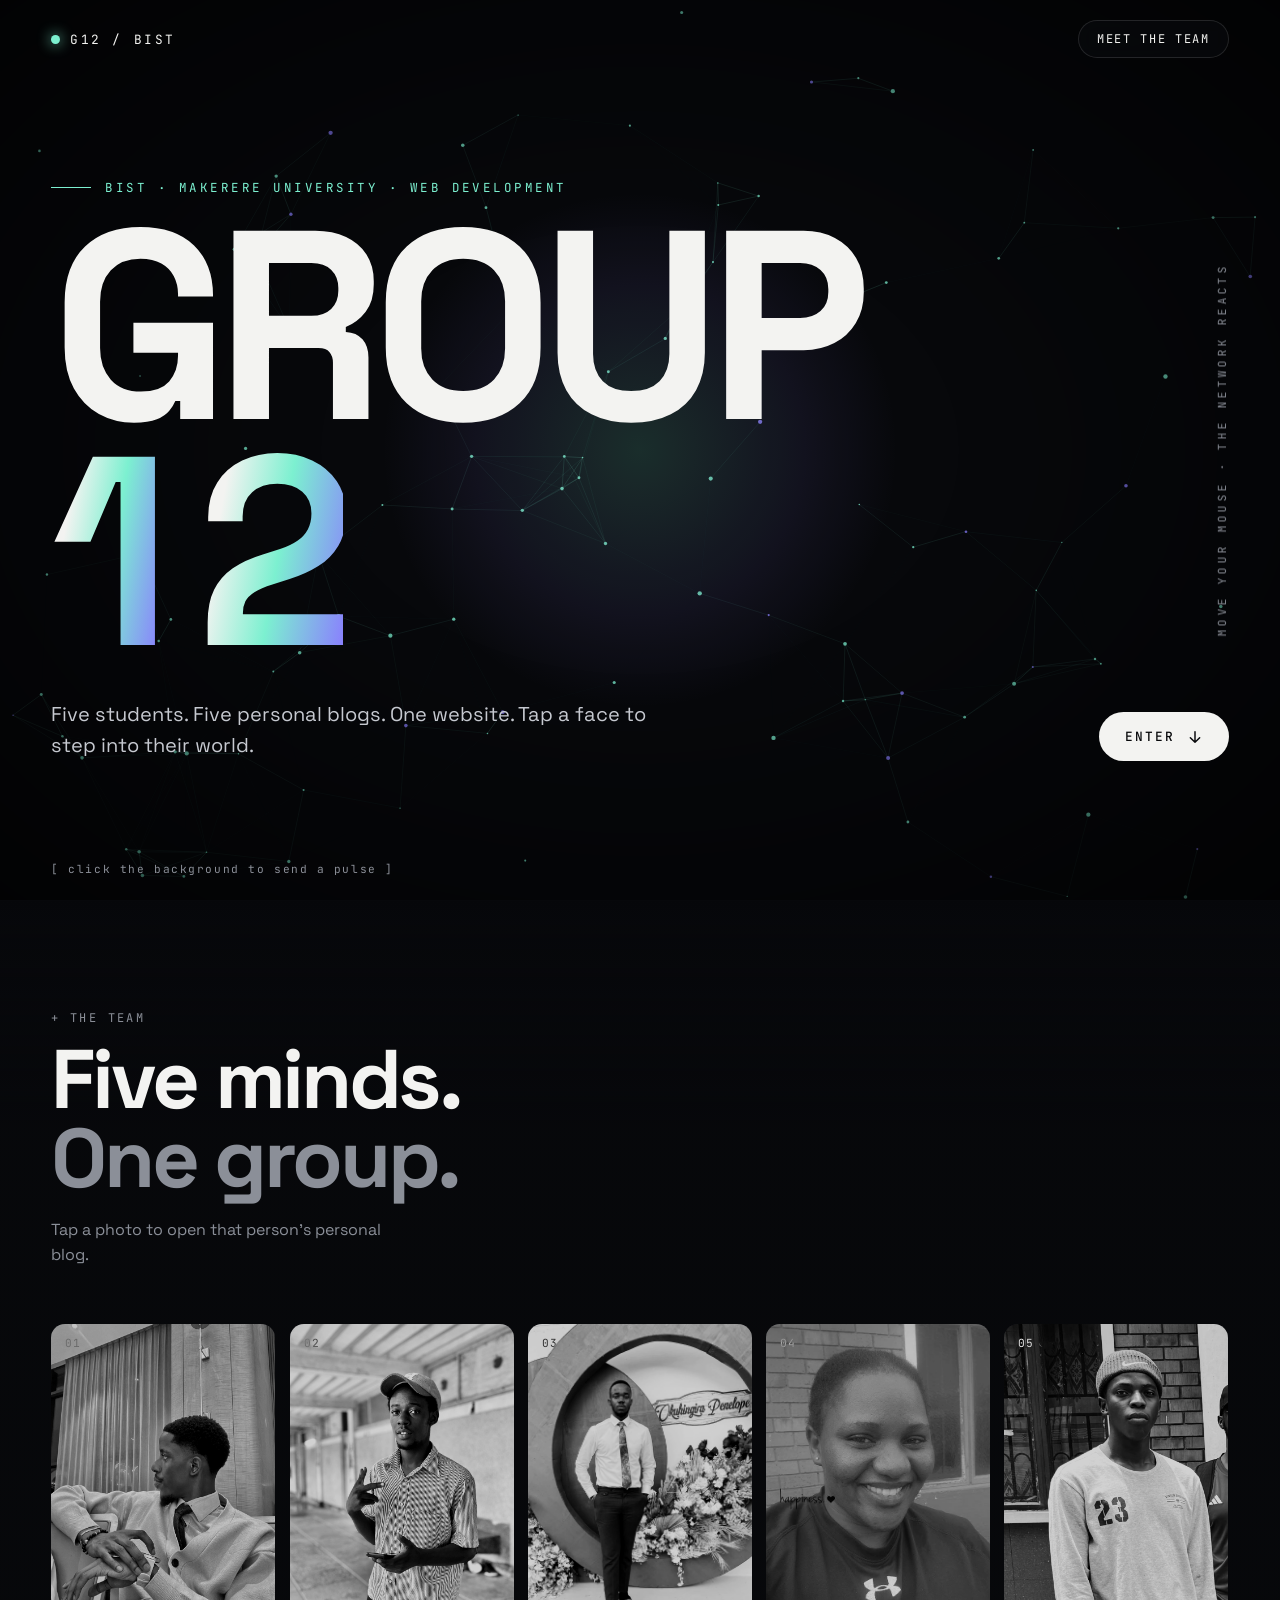
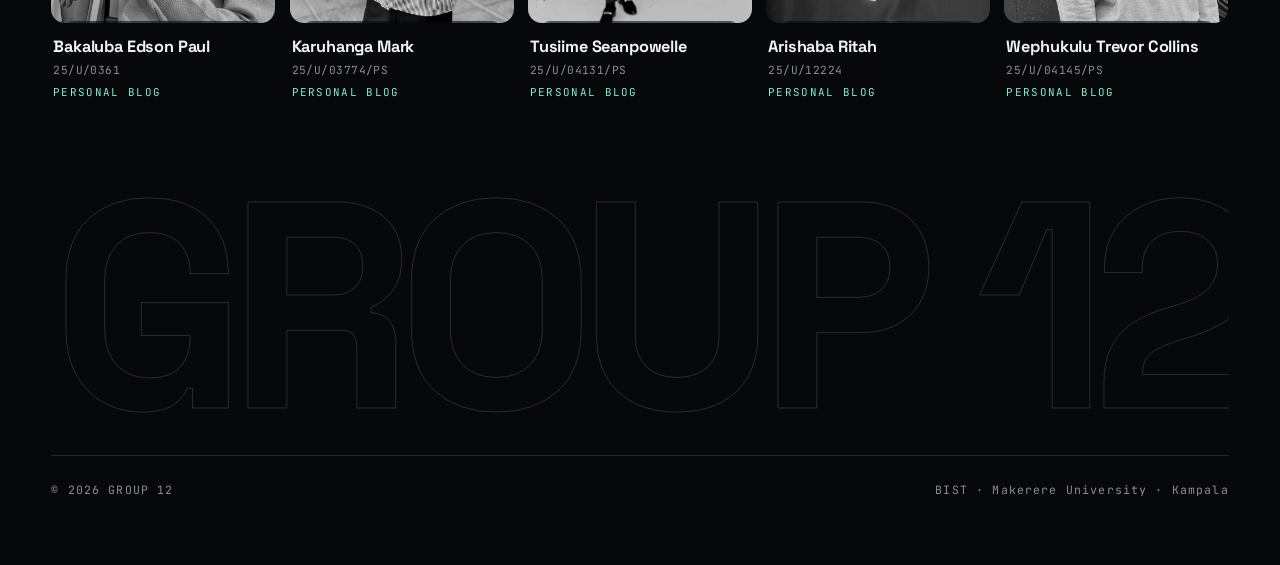
<file: index.html>
<!DOCTYPE html>
<html lang="en">
<head>
<meta charset="UTF-8">
<meta name="viewport" content="width=device-width, initial-scale=1">
<title>GROUP 12 | BIST, Makerere University</title>
<meta name="description" content="Group 12: BIST web development students at Makerere University. Tap a face to open their personal blog.">
<link rel="preconnect" href="https://fonts.googleapis.com">
<link rel="stylesheet" href="https://fonts.googleapis.com/css2?family=Space+Grotesk:wght@400;500;700&family=JetBrains+Mono:wght@400;500&display=swap">
<style>
:root{
  --bg:#07080b; --ink:#f3f3f1; --mute:#8b8f98; --line:rgba(255,255,255,.12);
  --a:#7cf0d0; --b:#8a7cff; --card:#101218;
  --f:"Space Grotesk",system-ui,sans-serif; --m:"JetBrains Mono",ui-monospace,monospace;
}
*{box-sizing:border-box}
html{scroll-behavior:smooth}
body{margin:0;background:var(--bg);color:var(--ink);font-family:var(--f);overflow-x:hidden;-webkit-font-smoothing:antialiased}
a{color:inherit;text-decoration:none}
#bg{position:fixed;inset:0;width:100%;height:100%;z-index:0}
.glow{position:fixed;z-index:1;width:520px;height:520px;border-radius:50%;pointer-events:none;left:0;top:0;
  background:radial-gradient(circle,rgba(124,240,208,.16),rgba(138,124,255,.08) 45%,transparent 70%);transform:translate(-50%,-50%);mix-blend-mode:screen}
.vig{position:fixed;inset:0;z-index:1;pointer-events:none;background:radial-gradient(ellipse at center,transparent 35%,rgba(0,0,0,.65) 100%)}
main,nav{position:relative;z-index:2}

nav{position:fixed;top:0;left:0;right:0;display:flex;justify-content:space-between;align-items:center;padding:20px max(20px,4vw);z-index:10;mix-blend-mode:normal}
nav .logo{font-family:var(--m);font-size:.8rem;letter-spacing:.2em;display:flex;align-items:center;gap:10px}
nav .logo i{width:9px;height:9px;border-radius:50%;background:var(--a);box-shadow:0 0 14px var(--a);animation:pulse 2s infinite}
nav a.go{font-family:var(--m);font-size:.75rem;letter-spacing:.14em;text-transform:uppercase;padding:10px 18px;border:1px solid var(--line);border-radius:999px;backdrop-filter:blur(10px);background:rgba(10,12,16,.5);transition:.25s}
nav a.go:hover{border-color:var(--a);color:var(--a)}
@keyframes pulse{50%{opacity:.35}}

/* hero */
.hero{min-height:100svh;display:flex;flex-direction:column;justify-content:center;padding:110px max(20px,4vw) 70px;position:relative}
.kicker{font-family:var(--m);font-size:.78rem;letter-spacing:.28em;text-transform:uppercase;color:var(--a);display:flex;gap:14px;align-items:center;flex-wrap:wrap}
.kicker::before{content:"";width:40px;height:1px;background:var(--a)}
h1{margin:18px 0 0;font-weight:700;line-height:.84;letter-spacing:-.05em;font-size:clamp(4.4rem,21vw,19rem);text-transform:uppercase;user-select:none}
h1 .row{display:block;overflow:hidden}
h1 .row span{display:inline-block;transform:translateY(105%);animation:rise 1.1s cubic-bezier(.2,.8,.2,1) forwards}
h1 .row:nth-child(2) span{animation-delay:.15s;
  background:linear-gradient(100deg,var(--ink) 20%,var(--a) 55%,var(--b));-webkit-background-clip:text;background-clip:text;color:transparent}
h1 .row:nth-child(2) .ch{margin-right:.14em}
h1 .ch{display:inline-block;transition:transform .35s cubic-bezier(.2,.8,.2,1),color .3s}
h1 .ch:hover{transform:translateY(-.08em) skewX(-6deg)}
@keyframes rise{to{transform:none}}
.sub{display:grid;grid-template-columns:1fr auto;gap:30px;align-items:end;margin-top:34px;max-width:1200px}
.sub p{margin:0;max-width:46ch;color:#c6c9d0;font-size:clamp(1rem,1.6vw,1.25rem);line-height:1.55;opacity:0;animation:fade 1s .9s forwards}
.cta{font-family:var(--m);font-size:.8rem;letter-spacing:.16em;text-transform:uppercase;display:inline-flex;align-items:center;gap:12px;padding:16px 26px;border-radius:999px;background:var(--ink);color:#07080b;font-weight:500;opacity:0;animation:fade 1s 1.1s forwards;transition:.3s}
.cta:hover{background:var(--a);transform:translateY(-2px)}
.cta svg{width:16px;height:16px;animation:bob 1.6s infinite}
@keyframes bob{50%{transform:translateY(4px)}}
@keyframes fade{to{opacity:1}}
.meta{position:absolute;right:max(20px,4vw);top:50%;transform:translateY(-50%) rotate(180deg);writing-mode:vertical-rl;font-family:var(--m);font-size:.7rem;letter-spacing:.3em;color:var(--mute);text-transform:uppercase}
.hint{position:absolute;left:max(20px,4vw);bottom:24px;font-family:var(--m);font-size:.7rem;color:var(--mute);letter-spacing:.14em}

/* team */
.team{padding:110px max(20px,4vw) 60px;position:relative;background:linear-gradient(180deg,transparent,rgba(7,8,11,.85) 18%)}
.team .tag{font-family:var(--m);font-size:.75rem;letter-spacing:.2em;color:var(--mute)}
.team h2{margin:14px 0 0;font-size:clamp(2.2rem,6.5vw,5.5rem);line-height:.95;letter-spacing:-.04em;font-weight:700}
.team h2 span{color:var(--mute)}
.team .lead{max-width:34ch;color:var(--mute);margin:20px 0 0;line-height:1.55}
.cards{display:grid;grid-template-columns:repeat(5,minmax(0,1fr));gap:14px;margin-top:56px;perspective:1200px}
.card{position:relative;display:block;opacity:0;transform:translateY(40px);transition:opacity .8s,transform .8s cubic-bezier(.2,.8,.2,1)}
.card.in{opacity:1;transform:none}
.ph{position:relative;aspect-ratio:3/4;border-radius:14px;overflow:hidden;background:#15171d;transform-style:preserve-3d;transition:transform .25s ease-out,box-shadow .4s;will-change:transform}
.ph img{width:100%;height:100%;object-fit:cover;filter:grayscale(1) contrast(1.05) brightness(.82);transform:scale(1.04);transition:filter .5s,transform .8s cubic-bezier(.2,.8,.2,1)}
.ph::after{content:"";position:absolute;inset:0;background:radial-gradient(circle at var(--mx,50%) var(--my,50%),rgba(124,240,208,.28),transparent 55%);opacity:0;transition:opacity .3s}
.card:hover .ph,.card:focus-visible .ph{box-shadow:0 30px 60px -20px rgba(124,240,208,.35),0 0 0 1px rgba(124,240,208,.5)}
.card:hover img,.card:focus-visible img{filter:grayscale(0) contrast(1.05) brightness(1);transform:scale(1.1)}
.card:hover .ph::after{opacity:1}
.open{position:absolute;left:12px;right:12px;bottom:12px;display:flex;justify-content:space-between;align-items:center;font-family:var(--m);font-size:.7rem;letter-spacing:.1em;text-transform:uppercase;padding:10px 14px;border-radius:10px;background:rgba(7,8,11,.72);backdrop-filter:blur(8px);transform:translateY(130%);transition:transform .4s cubic-bezier(.2,.8,.2,1)}
.card:hover .open,.card:focus-visible .open{transform:none}
.no{position:absolute;top:12px;left:14px;font-family:var(--m);font-size:.7rem;color:#fff;mix-blend-mode:difference;letter-spacing:.1em}
.info{padding:14px 2px 0}
.info b{display:block;font-weight:700;font-size:1.02rem;letter-spacing:-.01em;line-height:1.25}
.info span{display:block;font-family:var(--m);font-size:.7rem;color:var(--mute);margin-top:6px;letter-spacing:.04em;word-break:break-all}
.info em{display:block;font-style:normal;font-family:var(--m);font-size:.68rem;color:var(--a);margin-top:8px;letter-spacing:.12em;text-transform:uppercase}

.ghost{margin-top:90px;font-weight:700;letter-spacing:-.06em;line-height:.8;font-size:clamp(5rem,23vw,22rem);text-align:center;text-transform:uppercase;color:transparent;-webkit-text-stroke:1px rgba(255,255,255,.14);user-select:none;white-space:nowrap;overflow:hidden}
footer{display:flex;justify-content:space-between;gap:16px;flex-wrap:wrap;padding:26px 0 8px;font-family:var(--m);font-size:.72rem;color:var(--mute);letter-spacing:.1em;border-top:1px solid var(--line);margin-top:30px}

/* loader */
.load{position:fixed;inset:0;background:var(--bg);z-index:100;display:grid;place-items:center;transition:opacity .7s .2s,visibility .7s .2s}
.load b{font-family:var(--m);font-weight:400;letter-spacing:.4em;font-size:.8rem;color:var(--a)}
.load.done{opacity:0;visibility:hidden}
:focus-visible{outline:2px solid var(--a);outline-offset:4px}

@media(max-width:1100px){.cards{grid-template-columns:repeat(3,minmax(0,1fr))}}
@media(max-width:700px){
  .cards{grid-template-columns:repeat(2,minmax(0,1fr));gap:12px}
  .sub{grid-template-columns:1fr}
  .meta,.glow{display:none}
  .hint{display:none}
  .open{transform:none;font-size:.62rem;padding:8px 10px}
  .ph img{filter:grayscale(.4) brightness(.92)}
}
@media(max-width:420px){.cards{grid-template-columns:1fr}}
@media(prefers-reduced-motion:reduce){*{animation-duration:.01ms!important;transition-duration:.01ms!important}h1 .row span{transform:none}.sub p,.cta{opacity:1}}
</style>
</head>
<body>
<div class="load" id="load"><b>GROUP 12</b></div>
<canvas id="bg" aria-hidden="true"></canvas>
<div class="glow" id="glow"></div>
<div class="vig"></div>

<nav>
  <div class="logo"><i></i>G12 / BIST</div>
  <a class="go" href="#team">Meet the team</a>
</nav>

<main>
  <section class="hero">
    <div class="kicker">BIST · Makerere University · Web Development</div>
    <h1 aria-label="Group 12">
      <span class="row"><span data-split>Group</span></span>
      <span class="row"><span data-split>12</span></span>
    </h1>
    <div class="sub">
      <p>Five students. Five personal blogs. One website. Tap a face to step into their world.</p>
      <a class="cta" href="#team">Enter <svg viewBox="0 0 24 24" fill="none" stroke="currentColor" stroke-width="2.2" stroke-linecap="round" stroke-linejoin="round"><path d="M12 4v16M5 13l7 7 7-7"/></svg></a>
    </div>
    <div class="meta">Move your mouse · the network reacts</div>
    <div class="hint">[ click the background to send a pulse ]</div>
  </section>

  <section class="team" id="team">
    <div class="tag">+ THE TEAM</div>
    <h2>Five minds.<br><span>One group.</span></h2>
    <p class="lead">Tap a photo to open that person's personal blog.</p>

    <div class="cards">
      <a class="card" href="pages/edson.html" aria-label="Open Bakaluba Edson Paul's blog">
        <div class="ph"><img src="assets/edson.jpg" alt="Bakaluba Edson Paul" style="object-position:68% 35%"><span class="no">01</span><span class="open">Open blog <b>→</b></span></div>
        <div class="info"><b>Bakaluba Edson Paul</b><span>25/U/0361</span><em>Personal blog</em></div>
      </a>
      <a class="card" href="pages/karuhanga.html" aria-label="Open Karuhanga Mark's blog">
        <div class="ph"><img src="assets/karuhanga.jpg" alt="Karuhanga Mark" style="object-position:50% 22%"><span class="no">02</span><span class="open">Open blog <b>→</b></span></div>
        <div class="info"><b>Karuhanga Mark</b><span>25/U/03774/PS</span><em>Personal blog</em></div>
      </a>
      <a class="card" href="pages/powell/index.html" aria-label="Open Tusiime Seanpowelle's blog">
        <div class="ph"><img src="assets/powell.jpeg" alt="Tusiime Seanpowelle" style="object-position:38% 30%"><span class="no">03</span><span class="open">Open blog <b>→</b></span></div>
        <div class="info"><b>Tusiime Seanpowelle</b><span>25/U/04131/PS</span><em>Personal blog</em></div>
      </a>
      <a class="card" href="pages/ritah.html" aria-label="Open Arishaba Ritah's blog">
        <div class="ph"><img src="assets/ritah.jpeg" alt="Arishaba Ritah" style="object-position:62% 40%"><span class="no">04</span><span class="open">Open blog <b>→</b></span></div>
        <div class="info"><b>Arishaba Ritah</b><span>25/U/12224</span><em>Personal blog</em></div>
      </a>
      <a class="card" href="pages/trevor.html" aria-label="Open Wephukulu Trevor Collins's blog">
        <div class="ph"><img src="assets/trevor.jpg" alt="Wephukulu Trevor Collins" style="object-position:48% 20%"><span class="no">05</span><span class="open">Open blog <b>→</b></span></div>
        <div class="info"><b>Wephukulu Trevor Collins</b><span>25/U/04145/PS</span><em>Personal blog</em></div>
      </a>
    </div>

    <div class="ghost" aria-hidden="true">Group 12</div>
    <footer><span>© <span id="yr">2026</span> GROUP 12</span><span>BIST · Makerere University · Kampala</span></footer>
  </section>
</main>

<script>
(function(){
  // loader
  var load=document.getElementById('load');
  window.addEventListener('load',function(){setTimeout(function(){load.classList.add('done')},500)});
  setTimeout(function(){load.classList.add('done')},2500);
  document.getElementById('yr').textContent=new Date().getFullYear();

  // split title letters
  document.querySelectorAll('[data-split]').forEach(function(el){
    var t=el.textContent;el.textContent='';
    t.split('').forEach(function(c){var s=document.createElement('span');s.className='ch';s.textContent=c;el.appendChild(s)});
  });

  // reveal cards
  var cards=document.querySelectorAll('.card');
  var io=new IntersectionObserver(function(es){es.forEach(function(e){
    if(e.isIntersecting){var i=[].indexOf.call(cards,e.target);setTimeout(function(){e.target.classList.add('in')},i*110);io.unobserve(e.target)}
  })},{threshold:.15});
  cards.forEach(function(c){io.observe(c)});

  // 3D tilt + spotlight on photos
  cards.forEach(function(c){
    var ph=c.querySelector('.ph');
    c.addEventListener('mousemove',function(e){
      var r=ph.getBoundingClientRect(),x=(e.clientX-r.left)/r.width,y=(e.clientY-r.top)/r.height;
      ph.style.transform='rotateY('+((x-.5)*12)+'deg) rotateX('+((.5-y)*12)+'deg) translateZ(8px)';
      ph.style.setProperty('--mx',x*100+'%');ph.style.setProperty('--my',y*100+'%');
    });
    c.addEventListener('mouseleave',function(){ph.style.transform=''});
  });

  // cursor glow
  var glow=document.getElementById('glow'),gx=innerWidth/2,gy=innerHeight/2,tx=gx,ty=gy;
  addEventListener('mousemove',function(e){tx=e.clientX;ty=e.clientY},{passive:true});
  (function g(){gx+=(tx-gx)*.12;gy+=(ty-gy)*.12;glow.style.left=gx+'px';glow.style.top=gy+'px';requestAnimationFrame(g)})();

  // interactive network background
  var cv=document.getElementById('bg'),ctx=cv.getContext('2d'),W,H,dpr=Math.min(devicePixelRatio||1,2),P=[],pulses=[];
  var mouse={x:-9999,y:-9999},reduce=matchMedia('(prefers-reduced-motion: reduce)').matches;
  function size(){W=innerWidth;H=innerHeight;cv.width=W*dpr;cv.height=H*dpr;ctx.setTransform(dpr,0,0,dpr,0,0);
    var n=Math.min(150,Math.floor(W*H/11000));P=[];
    for(var i=0;i<n;i++)P.push({x:Math.random()*W,y:Math.random()*H,vx:(Math.random()-.5)*.35,vy:(Math.random()-.5)*.35,r:Math.random()*1.6+.6,h:Math.random()});}
  size();addEventListener('resize',size);
  addEventListener('mousemove',function(e){mouse.x=e.clientX;mouse.y=e.clientY},{passive:true});
  addEventListener('touchmove',function(e){var t=e.touches[0];mouse.x=t.clientX;mouse.y=t.clientY},{passive:true});
  addEventListener('mouseleave',function(){mouse.x=mouse.y=-9999});
  addEventListener('pointerdown',function(e){if(e.target.closest('a,button'))return;pulses.push({x:e.clientX,y:e.clientY,r:0})});
  function frame(){
    ctx.clearRect(0,0,W,H);
    for(var i=0;i<P.length;i++){
      var p=P[i];
      var dx=p.x-mouse.x,dy=p.y-mouse.y,d=Math.sqrt(dx*dx+dy*dy);
      if(d<160&&d>0){var f=(160-d)/160;p.vx+=dx/d*f*.06;p.vy+=dy/d*f*.06}
      for(var k=0;k<pulses.length;k++){var q=pulses[k],ex=p.x-q.x,ey=p.y-q.y,ed=Math.sqrt(ex*ex+ey*ey);if(Math.abs(ed-q.r)<30&&ed>0){p.vx+=ex/ed*.5;p.vy+=ey/ed*.5}}
      p.vx*=.985;p.vy*=.985;
      if(Math.abs(p.vx)<.08)p.vx+=(Math.random()-.5)*.02;
      if(Math.abs(p.vy)<.08)p.vy+=(Math.random()-.5)*.02;
      p.x+=p.vx;p.y+=p.vy;
      if(p.x<-10)p.x=W+10;if(p.x>W+10)p.x=-10;if(p.y<-10)p.y=H+10;if(p.y>H+10)p.y=-10;
      for(var j=i+1;j<P.length;j++){
        var o=P[j],ax=p.x-o.x,ay=p.y-o.y,ad=ax*ax+ay*ay;
        if(ad<130*130){var al=1-Math.sqrt(ad)/130;ctx.strokeStyle='rgba(124,240,208,'+(al*.22)+')';ctx.lineWidth=.7;ctx.beginPath();ctx.moveTo(p.x,p.y);ctx.lineTo(o.x,o.y);ctx.stroke()}
      }
      if(d<190){ctx.strokeStyle='rgba(138,124,255,'+((1-d/190)*.55)+')';ctx.lineWidth=.9;ctx.beginPath();ctx.moveTo(p.x,p.y);ctx.lineTo(mouse.x,mouse.y);ctx.stroke()}
      ctx.fillStyle=p.h>.8?'#8a7cff':'#7cf0d0';ctx.globalAlpha=.75;ctx.beginPath();ctx.arc(p.x,p.y,p.r,0,6.283);ctx.fill();ctx.globalAlpha=1;
    }
    for(var k=pulses.length-1;k>=0;k--){var q=pulses[k];q.r+=7;ctx.strokeStyle='rgba(124,240,208,'+Math.max(0,.5-q.r/900)+')';ctx.lineWidth=1.5;ctx.beginPath();ctx.arc(q.x,q.y,q.r,0,6.283);ctx.stroke();if(q.r>900)pulses.splice(k,1)}
    if(!reduce)requestAnimationFrame(frame);
  }
  frame();
})();
</script>
</body>
</html>
</file>
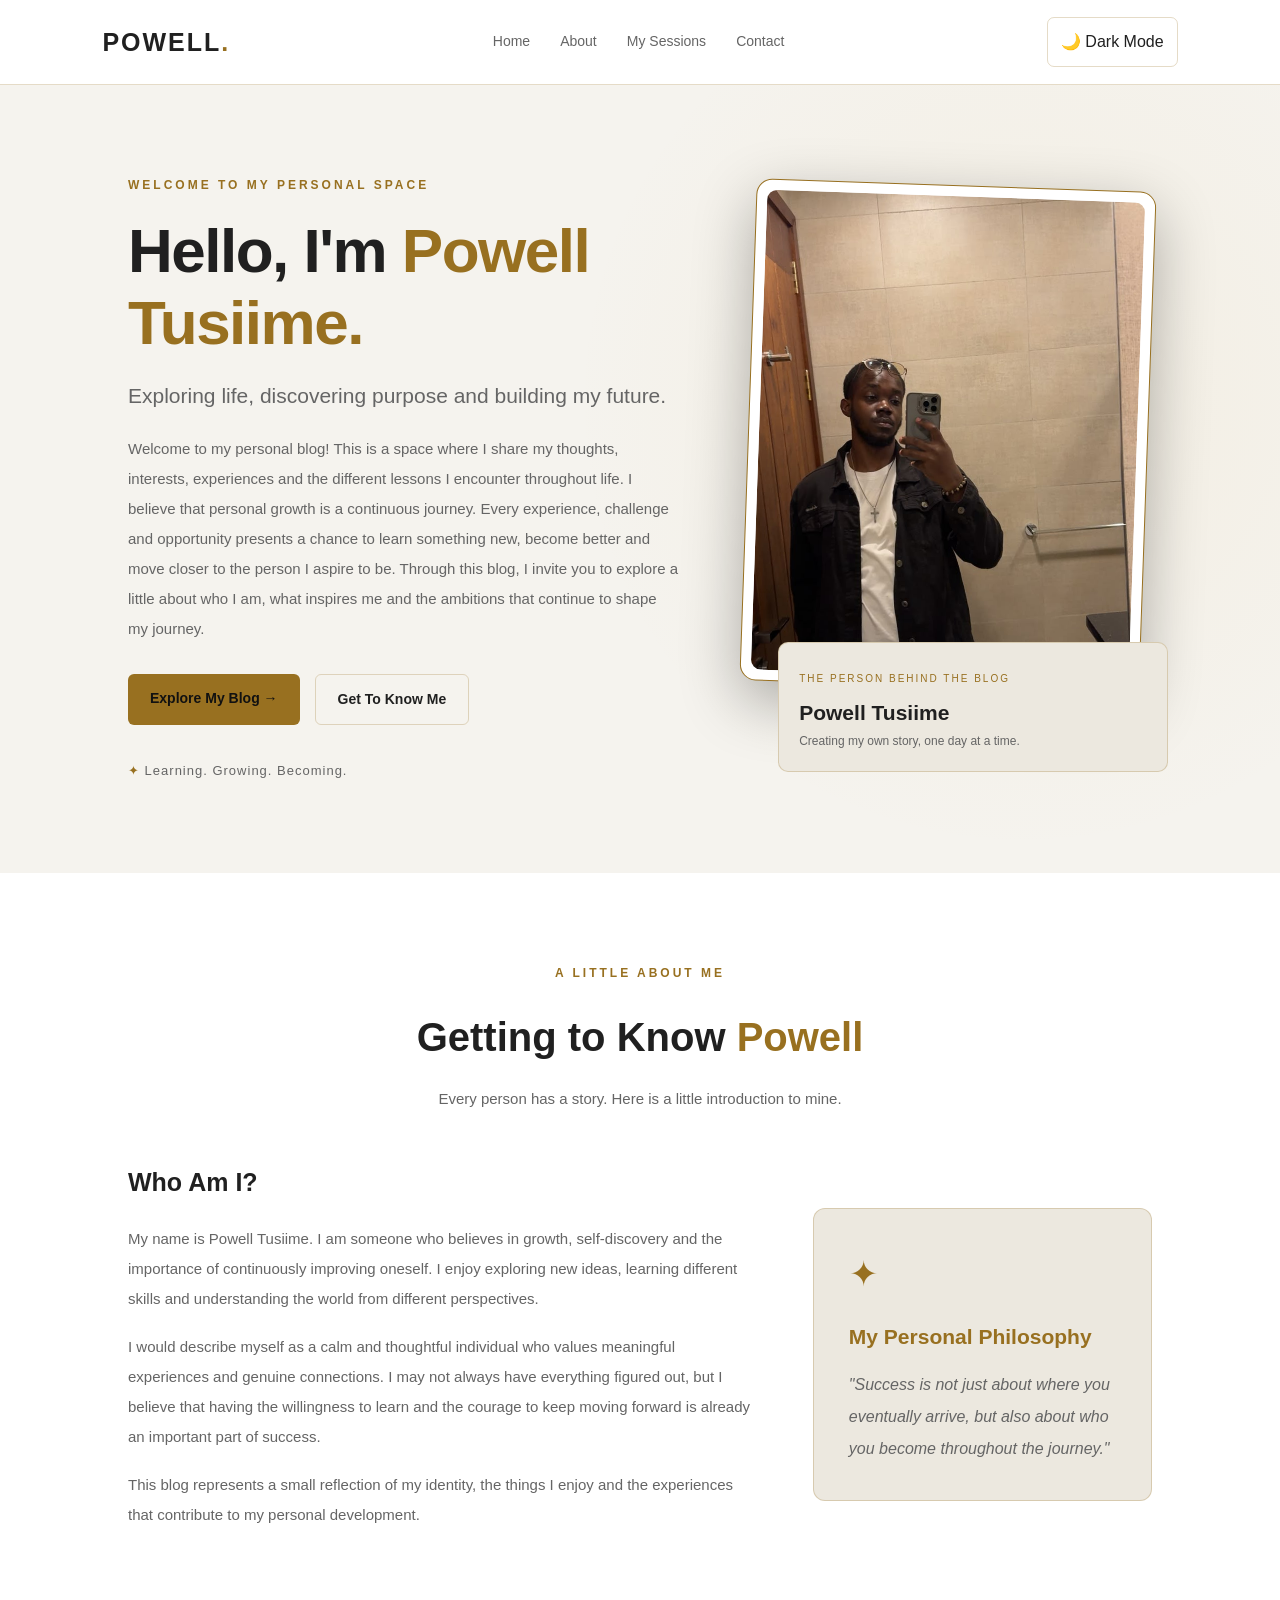
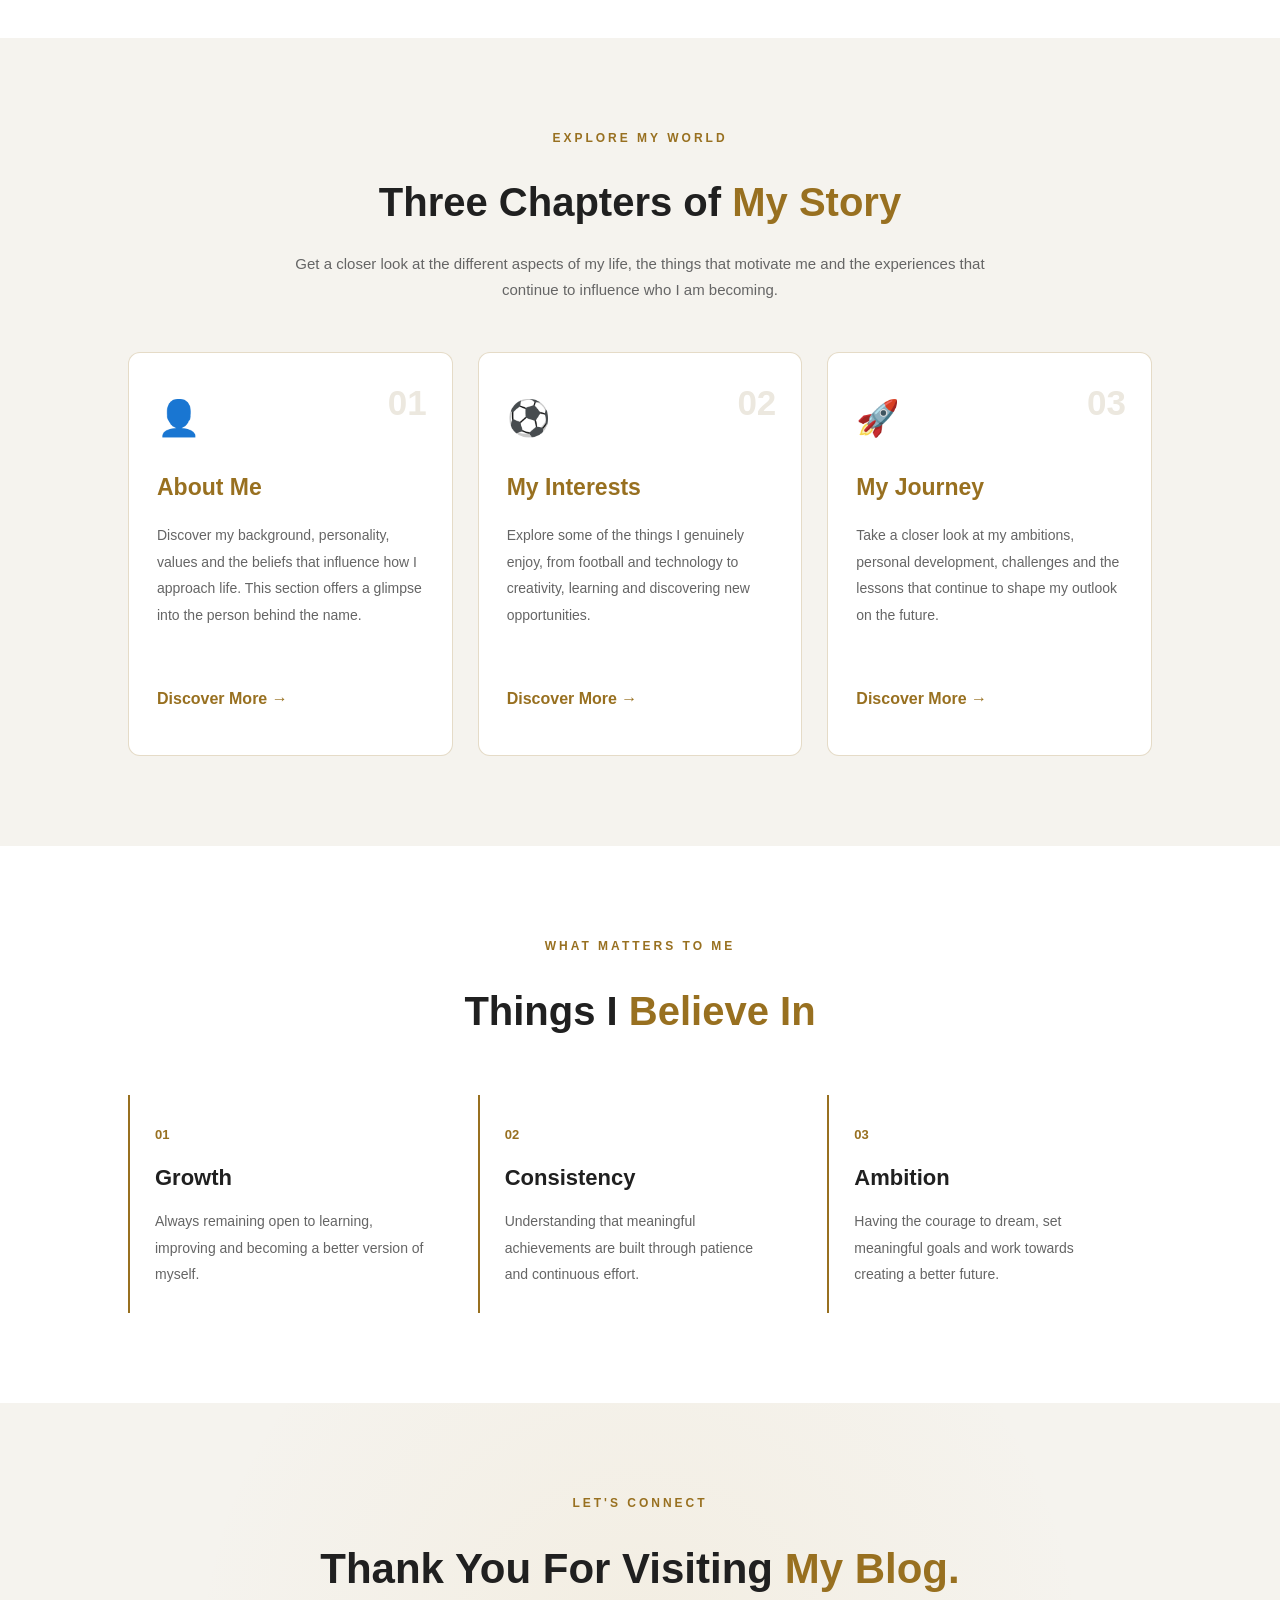
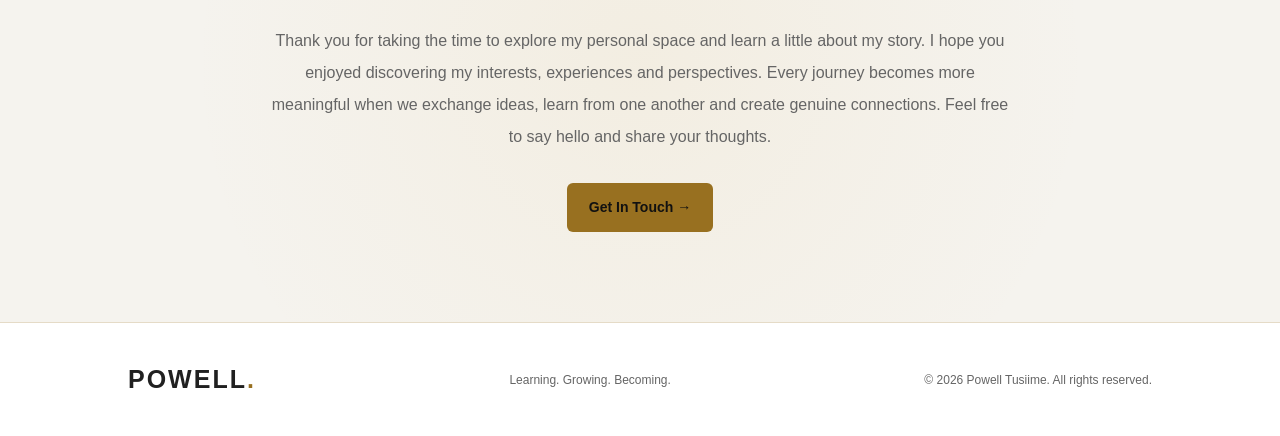
<file: pages/powell/index.html>
<!DOCTYPE html>
<html lang="en">
<head>
  <meta charset="UTF-8">
  <meta name="viewport" content="width=device-width, initial-scale=1.0">

  <meta name="description" content="The personal blog of Powell Tusiime, sharing his interests, experiences, ambitions and personal journey.">

  <title>Powell Tusiime | My Personal Blog</title>

  <link rel="stylesheet" href="style.css">
  <script src="script.js" defer></script>
</head>

<body>

  <!-- NAVIGATION -->
  <header class="header">
    <a href="#home" class="logo">POWELL<span>.</span></a>

    <nav id="navigation">
      <a href="#home">Home</a>
      <a href="#about">About</a>
      <a href="#sessions">My Sessions</a>
      <a href="#contact">Contact</a>
    </nav>

    <div class="header-actions">
      <button id="themeButton" class="theme-button">
        ☀️ Light Mode
      </button>

      <button id="menuButton" class="menu-button"
        aria-label="Toggle navigation" aria-expanded="false">
        ☰
      </button>
    </div>
  </header>

  <main>

    <!-- INTRODUCTION -->
    <section class="hero" id="home">

      <div class="hero-content">
        <p class="eyebrow">WELCOME TO MY PERSONAL SPACE</p>

        <h1>
          Hello, I'm <span>Powell Tusiime.</span>
        </h1>

        <h2>Exploring life, discovering purpose and building my future.</h2>

        <p class="hero-description">
          Welcome to my personal blog! This is a space where I share
          my thoughts, interests, experiences and the different
          lessons I encounter throughout life.

          I believe that personal growth is a continuous journey.
          Every experience, challenge and opportunity presents a
          chance to learn something new, become better and move
          closer to the person I aspire to be.

          Through this blog, I invite you to explore a little about
          who I am, what inspires me and the ambitions that continue
          to shape my journey.
        </p>

        <div class="hero-buttons">
          <a href="#sessions" class="primary-button">
            Explore My Blog →
          </a>

          <a href="#about" class="secondary-button">
            Get To Know Me
          </a>
        </div>

        <div class="hero-note">
          <span>✦</span> Learning. Growing. Becoming.
        </div>
      </div>

      <div class="hero-image">
        <div class="image-frame">
          <img src="powell.jpeg" alt="Portrait of Powell Tusiime">
        </div>

        <div class="image-caption">
          <span>THE PERSON BEHIND THE BLOG</span>
          <h3>Powell Tusiime</h3>
          <p>Creating my own story, one day at a time.</p>
        </div>
      </div>

    </section>

    <!-- ABOUT ME -->
    <section class="about section" id="about">

      <div class="section-heading">
        <p class="eyebrow">A LITTLE ABOUT ME</p>
        <h2>Getting to Know <span>Powell</span></h2>
        <p>
          Every person has a story. Here is a little introduction
          to mine.
        </p>
      </div>

      <div class="about-content">
        <div class="about-text">
          <h3>Who Am I?</h3>

          <p>
            My name is Powell Tusiime. I am someone who believes
            in growth, self-discovery and the importance of
            continuously improving oneself. I enjoy exploring
            new ideas, learning different skills and understanding
            the world from different perspectives.
          </p>

          <p>
            I would describe myself as a calm and thoughtful
            individual who values meaningful experiences and
            genuine connections. I may not always have everything
            figured out, but I believe that having the willingness
            to learn and the courage to keep moving forward is
            already an important part of success.
          </p>

          <p>
            This blog represents a small reflection of my identity,
            the things I enjoy and the experiences that contribute
            to my personal development.
          </p>
        </div>

        <div class="about-highlight">
          <span class="highlight-icon">✦</span>
          <h3>My Personal Philosophy</h3>
          <p>
            "Success is not just about where you eventually arrive,
            but also about who you become throughout the journey."
          </p>
        </div>
      </div>

    </section>

    <!-- THREE BLOG SESSIONS -->
    <section class="sessions section" id="sessions">

      <div class="section-heading">
        <p class="eyebrow">EXPLORE MY WORLD</p>
        <h2>Three Chapters of <span>My Story</span></h2>

        <p>
          Get a closer look at the different aspects of my life,
          the things that motivate me and the experiences that
          continue to influence who I am becoming.
        </p>
      </div>

      <div class="session-grid">

        <!-- SESSION ONE -->
        <article class="session-card">
          <div class="session-number">01</div>
          <div class="session-icon">👤</div>

          <h3>About Me</h3>

          <p>
            Discover my background, personality, values and the
            beliefs that influence how I approach life. This
            section offers a glimpse into the person behind
            the name.
          </p>

          <button class="read-button"
            data-session="aboutMe">
            Discover More →
          </button>
        </article>

        <!-- SESSION TWO -->
        <article class="session-card">
          <div class="session-number">02</div>
          <div class="session-icon">⚽</div>

          <h3>My Interests</h3>

          <p>
            Explore some of the things I genuinely enjoy,
            from football and technology to creativity,
            learning and discovering new opportunities.
          </p>

          <button class="read-button"
            data-session="interests">
            Discover More →
          </button>
        </article>

        <!-- SESSION THREE -->
        <article class="session-card">
          <div class="session-number">03</div>
          <div class="session-icon">🚀</div>

          <h3>My Journey</h3>

          <p>
            Take a closer look at my ambitions, personal
            development, challenges and the lessons that
            continue to shape my outlook on the future.
          </p>

          <button class="read-button"
            data-session="journey">
            Discover More →
          </button>
        </article>

      </div>

      <!-- SESSION DETAILS -->
      <div class="session-details" id="sessionDetails" hidden>

        <div class="details-header">
          <p class="eyebrow">EXPLORE THE STORY</p>
          <button id="closeDetails" aria-label="Close session details">
            ✕
          </button>
        </div>

        <h2 id="detailTitle"></h2>
        <p id="detailDescription"></p>

      </div>

    </section>

    <!-- PERSONAL VALUES -->
    <section class="values section">

      <div class="section-heading">
        <p class="eyebrow">WHAT MATTERS TO ME</p>
        <h2>Things I <span>Believe In</span></h2>
      </div>

      <div class="values-grid">

        <div class="value-item">
          <span>01</span>
          <h3>Growth</h3>
          <p>
            Always remaining open to learning, improving
            and becoming a better version of myself.
          </p>
        </div>

        <div class="value-item">
          <span>02</span>
          <h3>Consistency</h3>
          <p>
            Understanding that meaningful achievements
            are built through patience and continuous effort.
          </p>
        </div>

        <div class="value-item">
          <span>03</span>
          <h3>Ambition</h3>
          <p>
            Having the courage to dream, set meaningful
            goals and work towards creating a better future.
          </p>
        </div>

      </div>

    </section>

    <!-- CONTACT -->
    <section class="contact section" id="contact">

      <div class="contact-content">
        <p class="eyebrow">LET'S CONNECT</p>

        <h2>Thank You For Visiting <span>My Blog.</span></h2>

        <p>
          Thank you for taking the time to explore my personal
          space and learn a little about my story. I hope you
          enjoyed discovering my interests, experiences and
          perspectives.

          Every journey becomes more meaningful when we exchange
          ideas, learn from one another and create genuine
          connections. Feel free to say hello and share your
          thoughts.
        </p>

        <a href="mailto:your-email@example.com"
          class="primary-button">
          Get In Touch →
        </a>
      </div>

    </section>

  </main>

  <!-- FOOTER -->
  <footer class="footer">
    <a href="#home" class="logo">POWELL<span>.</span></a>

    <p>Learning. Growing. Becoming.</p>

    <p>© <span id="year"></span> Powell Tusiime. All rights reserved.</p>
  </footer>

</body>
</html>
</file>
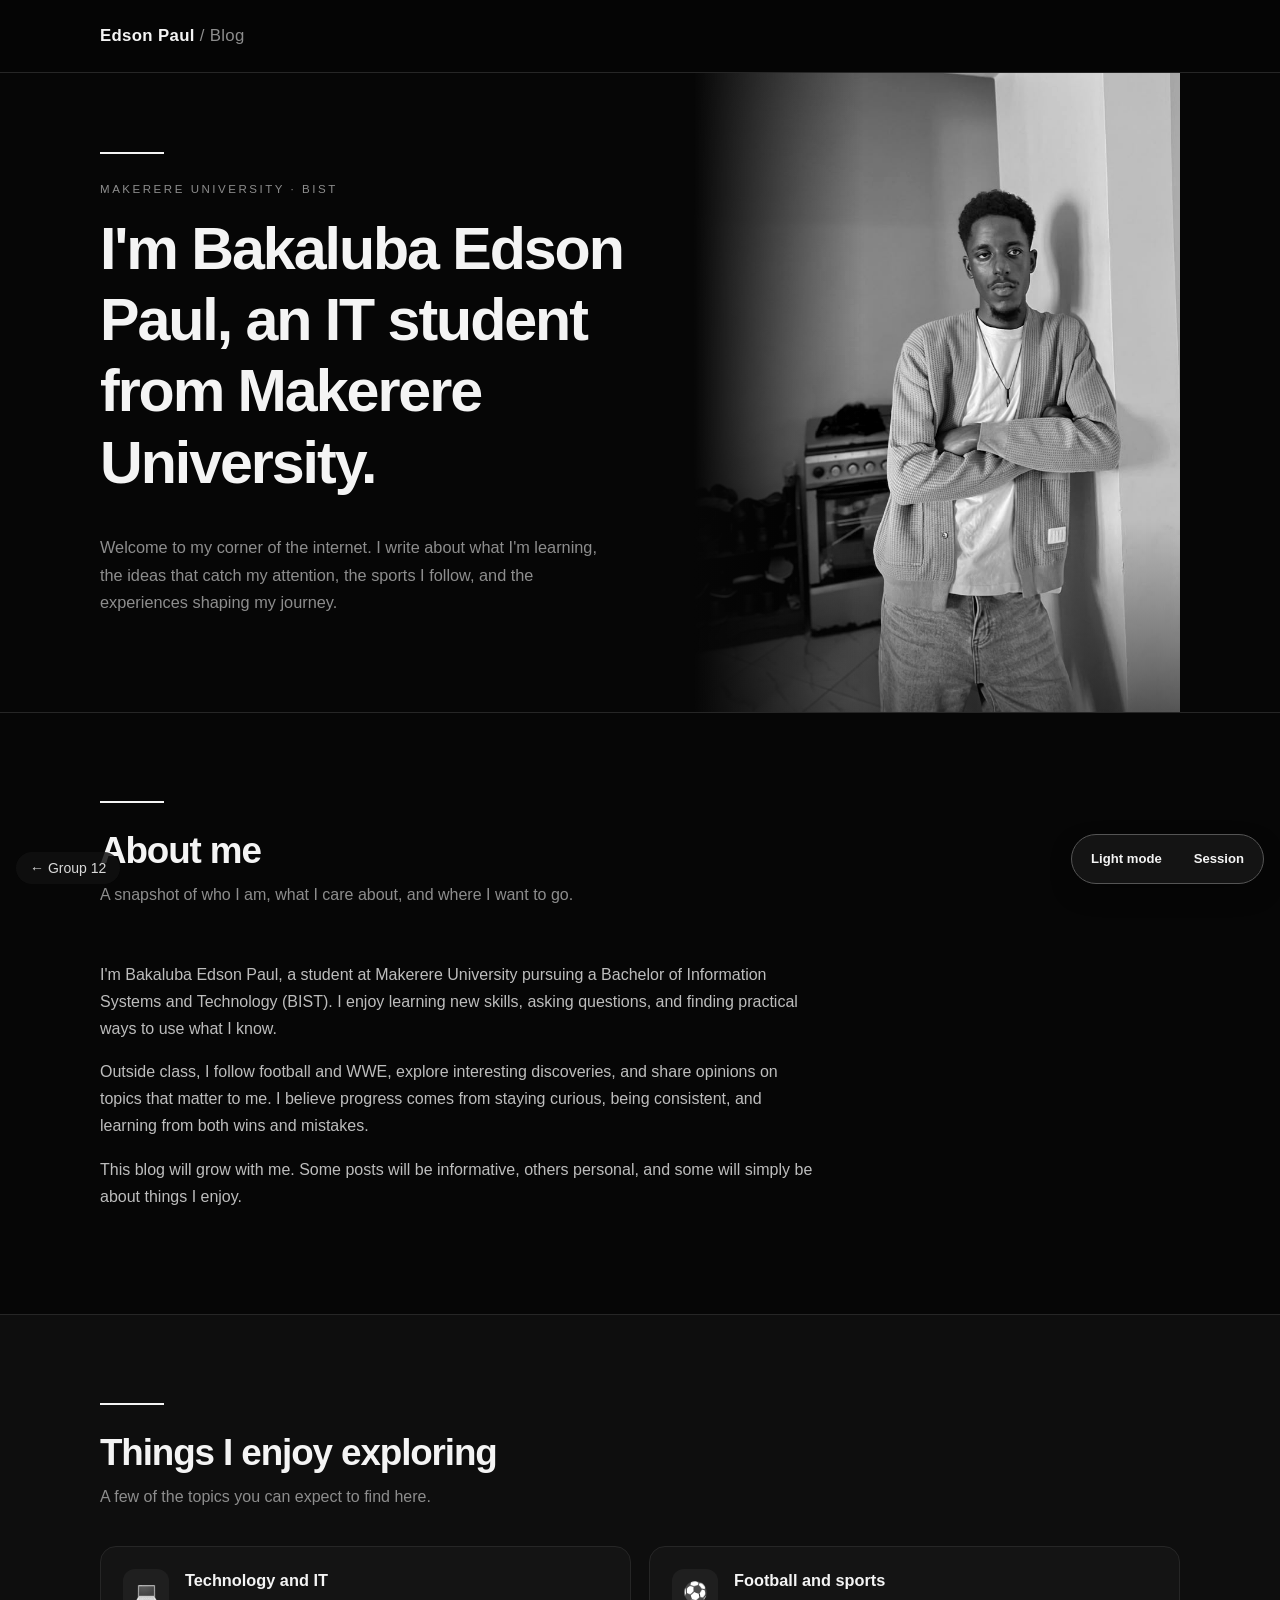
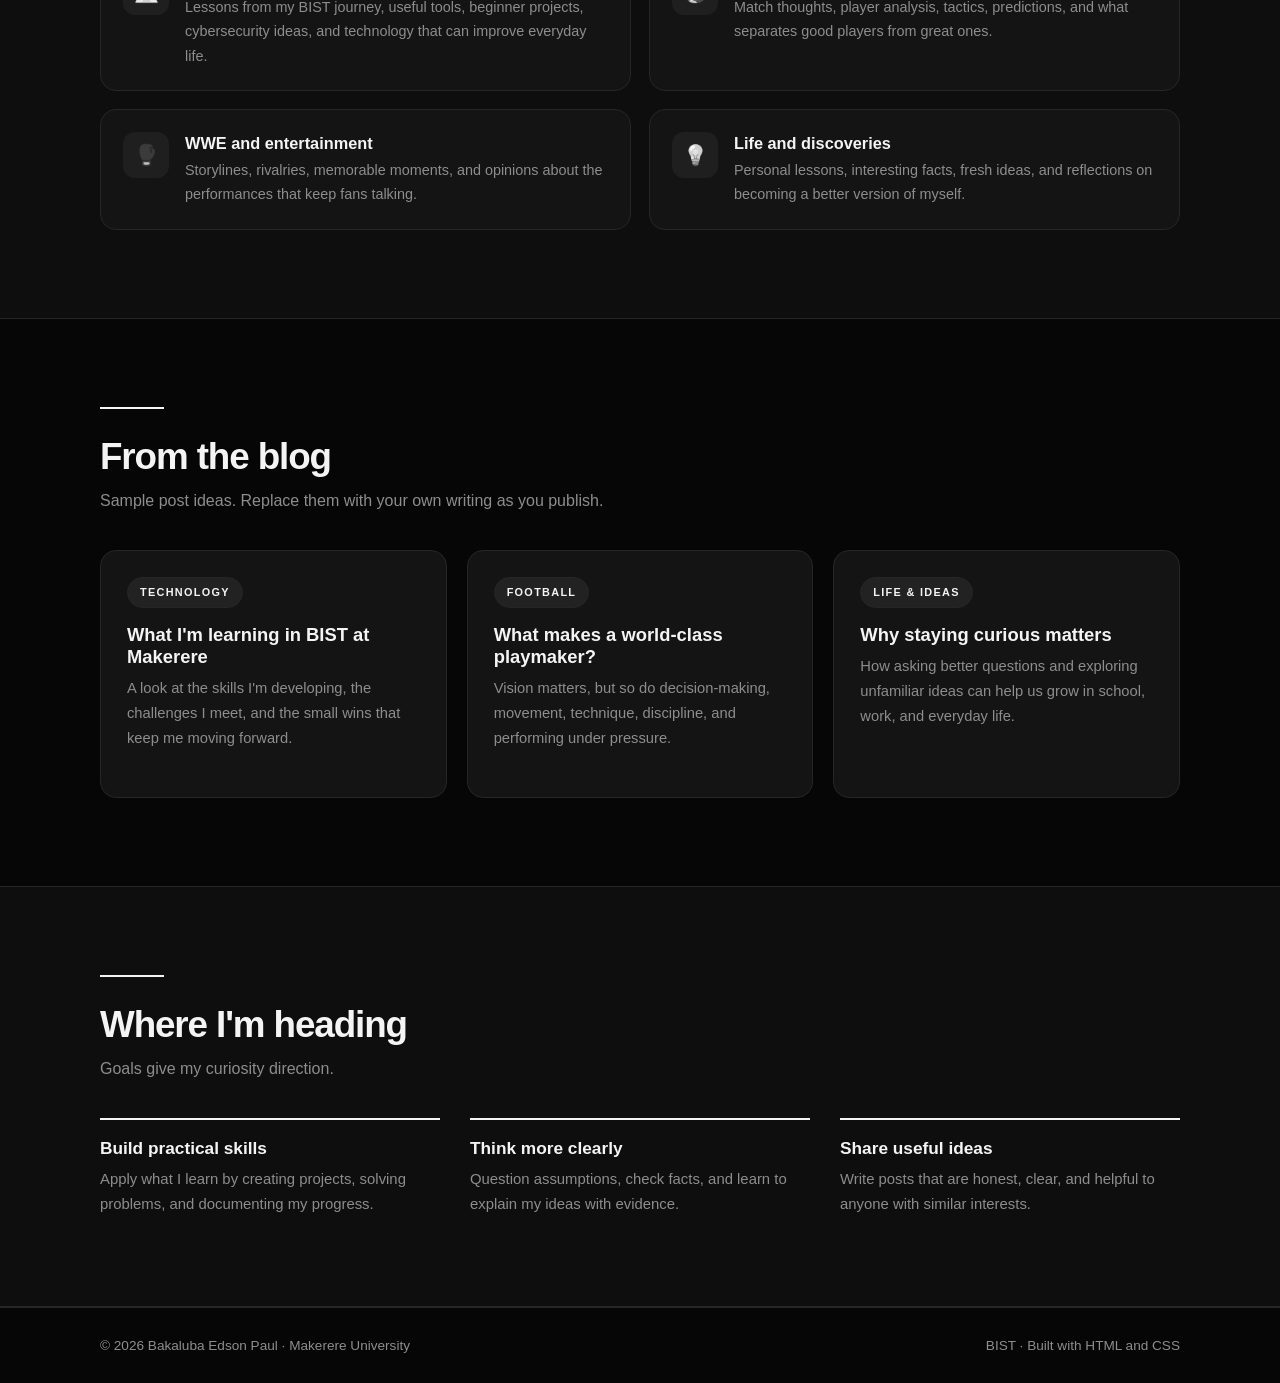
<file: pages/edson.html>
<!DOCTYPE html>
<html lang="en">
<head>
  <meta charset="UTF-8">
  <meta name="viewport" content="width=device-width, initial-scale=1.0">
  <meta name="description" content="Bakaluba Edson Paul — BIST student at Makerere University. A personal blog about life, technology, football, WWE and learning.">
  <title>Edson Paul | Personal Blog</title>
  <style>
    :root {
      --black: #060606;
      --coal: #0e0e0e;
      --card: #141414;
      --line: #262626;
      --white: #f4f4f4;
      --muted: #8d8d8d;
      --accent: #ffffff;
      --soft: #bdbdbd;
      --hover: #d9d9d9;
      --btn: #1d1d1d;
      --btn-hover: #2a2a2a;
      --tagbg: #222222;
      --icobg: #1f1f1f;
      --line-strong: #555555;
      --radius: 16px;
      --max-width: 1080px;
      color-scheme: dark;
    }
    :root[data-theme="light"] {
      --black: #f6f4f1; --coal: #ece9e4; --card: #ffffff; --line: #d9d4cc; --white: #161616; --muted: #6b665f; --accent: #161616;
      --soft: #3d3a36; --hover: #3a3a3a; --btn: #e6e2db; --btn-hover: #d9d4cc; --tagbg: #ece9e4; --icobg: #efebe5; --line-strong: #a8a29a;
      color-scheme: light;
    }
    [hidden] { display: none !important; }
    body { transition: background .3s, color .3s; }
    * { box-sizing: border-box; }
    html { scroll-behavior: smooth; }
    body {
      margin: 0;
      background: var(--black);
      color: var(--white);
      font-family: "Helvetica Neue", Arial, sans-serif;
      line-height: 1.7;
      -webkit-font-smoothing: antialiased;
    }
    a { color: inherit; text-decoration: none; }
    .container { width: min(var(--max-width), calc(100% - 40px)); margin: 0 auto; }

    header { background: color-mix(in srgb, var(--black) 85%, transparent); backdrop-filter: blur(10px); border-bottom: 1px solid var(--line); }
    .nav { min-height: 72px; display: flex; align-items: center; justify-content: space-between; gap: 24px; }
    .brand { font-size: 1.05rem; font-weight: 700; letter-spacing: .02em; }
    .brand span { color: var(--muted); font-weight: 400; }
    nav { display: flex; gap: 26px; flex-wrap: wrap; align-items: center; }
    nav a { color: var(--muted); font-size: .88rem; transition: color .2s; }
    nav a:hover { color: var(--white); }
    nav a.pill { background: var(--white); color: var(--black); padding: 8px 18px; border-radius: 999px; font-weight: 700; }
    nav a.pill:hover { background: var(--hover); color: var(--black); }

    h1, h2, h3 { line-height: 1.2; margin-top: 0; font-weight: 600; }
    .rule { width: 64px; height: 2px; background: var(--white); margin-bottom: 26px; }

    .hero { position: relative; padding: 0; border-bottom: 1px solid var(--line); overflow: hidden; }
    .hero-grid { display: grid; grid-template-columns: 1.1fr .9fr; align-items: stretch; min-height: 620px; }
    .hero-text { display: flex; flex-direction: column; justify-content: center; padding: 70px 40px 70px 0; }
    .eyebrow { color: var(--muted); text-transform: uppercase; letter-spacing: .22em; font-size: .72rem; margin-bottom: 14px; }
    h1 { font-size: clamp(2.2rem, 5vw, 3.7rem); letter-spacing: -.035em; margin: 0 0 20px; }
    .hero p { max-width: 520px; color: var(--muted); font-size: 1.02rem; }
    .btn-row { display: flex; gap: 12px; flex-wrap: wrap; margin-top: 14px; }
    .button { display: inline-block; padding: 12px 24px; border-radius: 999px; font-weight: 700; font-size: .9rem; transition: transform .2s, background .2s; }
    .button.light { background: var(--white); color: var(--black); }
    .button.light:hover { background: var(--hover); transform: translateY(-2px); }
    .button.dark { background: var(--btn); color: var(--white); border: 1px solid var(--line); }
    .button.dark:hover { background: var(--btn-hover); transform: translateY(-2px); }

    .hero-photo { position: relative; background: var(--coal); }
    .hero-photo img { width: 100%; height: 100%; object-fit: cover; object-position: center top; filter: grayscale(100%) contrast(1.05); display: block; }
    .hero-photo::after { content: ""; position: absolute; inset: 0; background: linear-gradient(90deg, var(--black) 0%, color-mix(in srgb, var(--black) 0%, transparent) 35%), linear-gradient(0deg, color-mix(in srgb, var(--black) 55%, transparent) 0%, color-mix(in srgb, var(--black) 0%, transparent) 30%); pointer-events: none; }
    .photo-fallback { display: none; position: absolute; inset: 0; place-items: center; font-size: 5rem; font-weight: 800; color: var(--btn-hover); letter-spacing: -.05em; }

    section { padding: 88px 0; }
    .section-head { display: flex; justify-content: space-between; align-items: end; gap: 20px; max-width: none; margin-bottom: 36px; flex-wrap: wrap; }
    .section-head h2 { font-size: clamp(1.7rem, 4vw, 2.3rem); letter-spacing: -.03em; margin: 0 0 8px; }
    .section-head p { color: var(--muted); margin: 0; max-width: 560px; }
    .alt { background: var(--coal); border-top: 1px solid var(--line); border-bottom: 1px solid var(--line); }

    .about-grid { display: grid; grid-template-columns: minmax(0, 720px); gap: 40px; align-items: start; }
    .about-grid p { color: var(--soft); }
    .panel { background: var(--card); border: 1px solid var(--line); border-radius: var(--radius); padding: 28px; }
    .panel h3 { margin-bottom: 16px; font-size: 1.1rem; }
    .fact { padding: 12px 0; border-bottom: 1px solid var(--line); font-size: .93rem; color: var(--soft); }
    .fact:last-child { border-bottom: 0; padding-bottom: 0; }
    .fact strong { display: block; color: var(--muted); font-size: .7rem; text-transform: uppercase; letter-spacing: .15em; font-weight: 600; margin-bottom: 2px; }

    .interest-list { display: grid; grid-template-columns: 1fr 1fr; gap: 18px; }
    .interest { display: flex; gap: 16px; align-items: flex-start; background: var(--card); border: 1px solid var(--line); border-radius: var(--radius); padding: 22px; transition: border-color .25s, transform .25s; }
    .interest:hover { border-color: var(--line-strong); transform: translateY(-3px); }
    .interest-icon { width: 46px; height: 46px; border-radius: 12px; display: grid; place-items: center; background: var(--icobg); flex: 0 0 auto; font-size: 1.25rem; filter: grayscale(100%); }
    .interest h3 { font-size: 1.02rem; margin: 2px 0 4px; }
    .interest p { color: var(--muted); font-size: .9rem; margin: 0; }

    .posts { display: grid; grid-template-columns: repeat(3, 1fr); gap: 20px; }
    .post { background: var(--card); border: 1px solid var(--line); border-radius: var(--radius); display: flex; flex-direction: column; padding: 26px; transition: border-color .25s, transform .25s; }
    .post:hover { border-color: var(--line-strong); transform: translateY(-3px); }
    .tag { align-self: flex-start; font-size: .68rem; font-weight: 700; text-transform: uppercase; letter-spacing: .12em; color: var(--white); background: var(--tagbg); border: 1px solid var(--line); border-radius: 999px; padding: 5px 12px; }
    .post h3 { font-size: 1.15rem; margin: 16px 0 8px; }
    .post p { color: var(--muted); font-size: .92rem; margin: 0 0 20px; }
    .read-more { margin-top: auto; font-weight: 700; font-size: .88rem; }
    .read-more:hover { text-decoration: underline; }

    .goals { display: grid; grid-template-columns: repeat(3, 1fr); gap: 30px; }
    .goal { border-top: 2px solid var(--white); padding-top: 18px; }
    .goal h3 { font-size: 1.08rem; margin-bottom: 8px; }
    .goal p { margin: 0; color: var(--muted); font-size: .93rem; }

    .contact-form { display: grid; grid-template-columns: 1fr 1fr; gap: 14px; max-width: 720px; }
    .contact-form input, .contact-form textarea { width: 100%; padding: 14px 16px; border-radius: 10px; border: 1px solid var(--line); background: var(--card); color: var(--white); font: inherit; }
    .contact-form input:focus, .contact-form textarea:focus { outline: none; border-color: var(--line-strong); }
    .contact-form input::placeholder, .contact-form textarea::placeholder { color: var(--muted); }
    .contact-form textarea { grid-column: 1 / -1; min-height: 130px; resize: vertical; }
    .contact-form button { justify-self: start; border: 0; border-radius: 999px; padding: 13px 26px; font: inherit; font-weight: 700; color: var(--black); background: var(--white); cursor: pointer; transition: background .2s; }
    .contact-form button:hover { background: var(--hover); }
    .form-note { grid-column: 1 / -1; color: var(--muted); font-size: .85rem; margin: 0; }

    footer { border-top: 1px solid var(--line); color: var(--muted); padding: 26px 0; font-size: .85rem; }
    .footer-row { display: flex; justify-content: space-between; gap: 14px; flex-wrap: wrap; }


    /* Theme picker + session panel */
    .progress { position: fixed; top: 0; left: 0; height: 3px; width: 0; background: var(--white); z-index: 40; transition: width .1s linear; }
    .dock { position: fixed; z-index: 30; right: max(16px, env(safe-area-inset-right, 0px)); bottom: calc(16px + env(safe-area-inset-bottom, 0px)); display: flex; gap: 8px; }
    .dock button { font: inherit; font-size: .85rem; font-weight: 700; cursor: pointer; padding: 11px 20px; border-radius: 999px; border: 1px solid var(--line-strong); background: var(--card); color: var(--white); box-shadow: 0 10px 30px -12px rgba(0,0,0,.5); transition: transform .2s, background .2s; }
    .dock button:hover { transform: translateY(-2px); }
    .dock button[aria-expanded="true"] { background: var(--white); color: var(--black); }
    .panel { position: fixed; z-index: 30; right: max(16px, env(safe-area-inset-right, 0px)); bottom: calc(72px + env(safe-area-inset-bottom, 0px)); width: min(340px, calc(100vw - 32px)); max-height: calc(100vh - 110px); overflow-y: auto; background: var(--card); color: var(--white); border: 1px solid var(--line-strong); border-radius: var(--radius); padding: 20px; box-shadow: 0 24px 60px -20px rgba(0,0,0,.6); }
    .panel h3 { font-size: 1rem; margin-bottom: 4px; }
    .panel .hint { color: var(--muted); font-size: .82rem; margin: 0 0 14px; }
    .swatches { display: grid; grid-template-columns: repeat(2, 1fr); gap: 10px; }
    .swatch { display: flex; align-items: center; gap: 10px; padding: 10px 12px; border-radius: 12px; border: 1px solid var(--line); background: var(--coal); color: var(--white); font: inherit; font-size: .85rem; cursor: pointer; text-align: left; }
    .swatch:hover { border-color: var(--line-strong); }
    .swatch[aria-pressed="true"] { border-color: var(--white); }
    .dot { width: 26px; height: 26px; border-radius: 50%; border: 1px solid var(--line-strong); flex: 0 0 auto; }
    .stats { margin: 0; display: grid; gap: 0; }
    .stats div { display: flex; justify-content: space-between; gap: 14px; padding: 9px 0; border-bottom: 1px solid var(--line); font-size: .86rem; }
    .stats div:last-child { border-bottom: 0; }
    .stats dt { color: var(--muted); flex: 0 0 auto; }
    .stats dd { margin: 0; text-align: right; font-variant-numeric: tabular-nums; min-width: 0; overflow-wrap: anywhere; }
    .panel .reset { margin-top: 14px; width: 100%; padding: 10px; border-radius: 999px; border: 1px solid var(--line-strong); background: transparent; color: var(--white); font: inherit; font-size: .82rem; cursor: pointer; }
    .panel .reset:hover { background: var(--btn); }
    .dock button:focus-visible, .swatch:focus-visible, .reset:focus-visible { outline: 2px solid var(--white); outline-offset: 2px; }
    .tab { display: flex; align-items: center; gap: 4px; padding: 5px; border-radius: 999px; border: 1px solid var(--line-strong); background: var(--card); box-shadow: 0 10px 30px -12px rgba(0,0,0,.5); }
    .dock .tab button { box-shadow: none; border: 0; background: transparent; padding: 8px 14px; font-size: .82rem; }
    .dock .tab button:hover { background: var(--btn); transform: none; }
    .dock .tab button[aria-expanded="true"] { background: var(--white); color: var(--black); }
    .panel .close { position: absolute; top: 10px; right: 10px; width: 30px; height: 30px; padding: 0; border-radius: 50%; border: 1px solid var(--line-strong); background: transparent; color: var(--white); font-size: 1rem; line-height: 1; cursor: pointer; }
    .panel .close:hover { background: var(--btn); }
    .panel { max-height: min(70vh, 560px); }
    @media (max-width: 480px) { .panel { bottom: calc(68px + env(safe-area-inset-bottom, 0px)); } }

    @media (max-width: 800px) {
      .nav { padding: 14px 0; align-items: flex-start; flex-direction: column; gap: 10px; }
      nav { gap: 14px; }
      .hero-grid, .about-grid { grid-template-columns: 1fr; }
      .hero-grid { min-height: 0; }
      .hero-text { padding: 50px 0 30px; }
      .hero-photo { height: 460px; }
      .hero-photo::after { background: linear-gradient(180deg, var(--black) 0%, color-mix(in srgb, var(--black) 0%, transparent) 30%); }
      .interest-list, .posts, .goals { grid-template-columns: 1fr; }
      section { padding: 56px 0; }
      .contact-form { grid-template-columns: 1fr; }
      .contact-form textarea, .form-note { grid-column: auto; }
    }
  </style>
</head>
<body>
  <header>
    <div class="container nav">
      <a class="brand" href="#home">Edson Paul <span>/ Blog</span></a>
    </div>
  </header>

  <main>
    <section class="hero" id="home" style="padding:0;">
      <div class="container hero-grid">
        <div class="hero-text">
          <div class="rule"></div>
          <div class="eyebrow">Makerere University · BIST</div>
          <h1>I'm Bakaluba Edson Paul, an IT student from Makerere University.</h1>
          <p>Welcome to my corner of the internet. I write about what I'm learning, the ideas that catch my attention, the sports I follow, and the experiences shaping my journey.</p></div>
        <div class="hero-photo">
                    <img src="[data-uri]" alt="Portrait of Bakaluba Edson Paul" onerror="this.style.display='none'; this.nextElementSibling.style.display='grid';">
          <div class="photo-fallback" aria-hidden="true">BEP</div>
        </div>
      </div>
    </section>

    <section id="about">
      <div class="container">
        <div class="section-head">
          <div>
            <div class="rule"></div>
            <h2>About me</h2>
            <p>A snapshot of who I am, what I care about, and where I want to go.</p>
          </div>
        </div>
        <div class="about-grid">
          <div>
            <p>I'm Bakaluba Edson Paul, a student at Makerere University pursuing a Bachelor of Information Systems and Technology (BIST). I enjoy learning new skills, asking questions, and finding practical ways to use what I know.</p>
            <p>Outside class, I follow football and WWE, explore interesting discoveries, and share opinions on topics that matter to me. I believe progress comes from staying curious, being consistent, and learning from both wins and mistakes.</p>
            <p>This blog will grow with me. Some posts will be informative, others personal, and some will simply be about things I enjoy.</p>
          </div>
</div>
      </div>
    </section>

    <section id="interests" class="alt">
      <div class="container">
        <div class="section-head">
          <div>
            <div class="rule"></div>
            <h2>Things I enjoy exploring</h2>
            <p>A few of the topics you can expect to find here.</p>
          </div>
        </div>
        <div class="interest-list">
          <div class="interest"><div class="interest-icon" aria-hidden="true">💻</div><div><h3>Technology and IT</h3><p>Lessons from my BIST journey, useful tools, beginner projects, cybersecurity ideas, and technology that can improve everyday life.</p></div></div>
          <div class="interest"><div class="interest-icon" aria-hidden="true">⚽</div><div><h3>Football and sports</h3><p>Match thoughts, player analysis, tactics, predictions, and what separates good players from great ones.</p></div></div>
          <div class="interest"><div class="interest-icon" aria-hidden="true">🥊</div><div><h3>WWE and entertainment</h3><p>Storylines, rivalries, memorable moments, and opinions about the performances that keep fans talking.</p></div></div>
          <div class="interest"><div class="interest-icon" aria-hidden="true">💡</div><div><h3>Life and discoveries</h3><p>Personal lessons, interesting facts, fresh ideas, and reflections on becoming a better version of myself.</p></div></div>
        </div>
      </div>
    </section>

    <section id="blog">
      <div class="container">
        <div class="section-head">
          <div>
            <div class="rule"></div>
            <h2>From the blog</h2>
            <p>Sample post ideas. Replace them with your own writing as you publish.</p>
          </div>
        </div>
        <div class="posts">
          <article class="post"><span class="tag">Technology</span><h3>What I'm learning in BIST at Makerere</h3><p>A look at the skills I'm developing, the challenges I meet, and the small wins that keep me moving forward.</p></article>
          <article class="post"><span class="tag">Football</span><h3>What makes a world-class playmaker?</h3><p>Vision matters, but so do decision-making, movement, technique, discipline, and performing under pressure.</p></article>
          <article class="post"><span class="tag">Life &amp; ideas</span><h3>Why staying curious matters</h3><p>How asking better questions and exploring unfamiliar ideas can help us grow in school, work, and everyday life.</p></article>
        </div>
      </div>
    </section>

    <section id="goals" class="alt">
      <div class="container">
        <div class="section-head">
          <div>
            <div class="rule"></div>
            <h2>Where I'm heading</h2>
            <p>Goals give my curiosity direction.</p>
          </div>
        </div>
        <div class="goals">
          <div class="goal"><h3>Build practical skills</h3><p>Apply what I learn by creating projects, solving problems, and documenting my progress.</p></div>
          <div class="goal"><h3>Think more clearly</h3><p>Question assumptions, check facts, and learn to explain my ideas with evidence.</p></div>
          <div class="goal"><h3>Share useful ideas</h3><p>Write posts that are honest, clear, and helpful to anyone with similar interests.</p></div>
        </div>
      </div>
    </section>
  </main>

  <footer>
    <div class="container footer-row">
      <span>© <span id="year"></span> Bakaluba Edson Paul · Makerere University</span>
      <span>BIST · Built with HTML and CSS</span>
    </div>
  </footer>
  <script>
    document.getElementById('year').textContent = new Date().getFullYear();
  </script>
  <div class="progress" id="progress" aria-hidden="true"></div>

  <div class="dock" id="dock">
    <div class="tab" role="group" aria-label="Page options">
      <button type="button" id="modeBtn" aria-pressed="false" aria-label="Switch between light and dark mode">Light mode</button>
      <button type="button" id="sessBtn" aria-expanded="false" aria-controls="sessPanel">Session</button>
    </div>
  </div>

  <div class="panel" id="sessPanel" hidden role="dialog" aria-label="Session information">
    <button type="button" class="close" id="closeBtn" aria-label="Close session information">&times;</button>
    <h3>Your session</h3>
    <p class="hint">Details about this visit. They stay in your browser.</p>
    <dl class="stats" id="stats"></dl>
    <button type="button" class="reset" id="resetBtn">Reset visit history</button>
  </div>

  <script>
  (function () {
    var root = document.documentElement;
    function store(k, v) { try { if (v === undefined) return localStorage.getItem(k); localStorage.setItem(k, v); } catch (e) { return null; } }
    function drop(k) { try { localStorage.removeItem(k); } catch (e) {} }

    // Light / dark mode
    var modeBtn = document.getElementById('modeBtn');
    var mode = 'dark';
    function applyMode(m, save) {
      mode = m;
      if (m === 'light') root.setAttribute('data-theme', 'light'); else root.removeAttribute('data-theme');
      modeBtn.textContent = m === 'light' ? 'Dark mode' : 'Light mode';
      modeBtn.setAttribute('aria-pressed', String(m === 'light'));
      if (save) store('ep_mode', m);
      refresh();
    }
    modeBtn.addEventListener('click', function () { applyMode(mode === 'light' ? 'dark' : 'light', true); });

    // Session panel: opens and closes, never blocks the page
    var sBtn = document.getElementById('sessBtn'), sPan = document.getElementById('sessPanel'), dock = document.getElementById('dock');
    function setOpen(open) { sPan.hidden = !open; sBtn.setAttribute('aria-expanded', String(open)); if (open) refresh(); }
    sBtn.addEventListener('click', function () { setOpen(sPan.hidden); });
    document.getElementById('closeBtn').addEventListener('click', function () { setOpen(false); });
    document.addEventListener('keydown', function (e) { if (e.key === 'Escape') setOpen(false); });
    document.addEventListener('click', function (e) { if (!sPan.hidden && !sPan.contains(e.target) && !dock.contains(e.target)) setOpen(false); });

    // Visit history
    var visits = parseInt(store('ep_visits') || '0', 10) + 1;
    var first = store('ep_first') || new Date().toISOString();
    var last = store('ep_last');
    store('ep_visits', String(visits)); store('ep_first', first); store('ep_last', new Date().toISOString());
    var storageOk = store('ep_visits') !== null;

    function fmtDate(iso) { try { return new Date(iso).toLocaleString([], { dateStyle: 'medium', timeStyle: 'short' }); } catch (e) { return '-'; } }
    function browser() {
      var u = navigator.userAgent, b = 'Browser', o = 'Unknown system';
      if (/Edg\//.test(u)) b = 'Edge'; else if (/OPR\//.test(u)) b = 'Opera'; else if (/Firefox\//.test(u)) b = 'Firefox';
      else if (/Chrome\//.test(u)) b = 'Chrome'; else if (/Safari\//.test(u)) b = 'Safari';
      if (/Windows/.test(u)) o = 'Windows'; else if (/Android/.test(u)) o = 'Android'; else if (/iPhone|iPad/.test(u)) o = 'iOS';
      else if (/Mac OS/.test(u)) o = 'macOS'; else if (/Linux/.test(u)) o = 'Linux';
      return b + ' on ' + o;
    }
    function dur(s) { var m = Math.floor(s / 60), r = s % 60; return (m ? m + 'm ' : '') + r + 's'; }
    function scrollPct() {
      var d = root.scrollHeight - window.innerHeight;
      return d > 0 ? Math.min(100, Math.round(window.scrollY / d * 100)) : 100;
    }

    var start = Date.now(), stats = document.getElementById('stats');
    function row(k, v) { return '<div><dt>' + k + '</dt><dd>' + v + '</dd></div>'; }
    function refresh() {
      if (sPan.hidden) return;
      var tz = '-'; try { tz = Intl.DateTimeFormat().resolvedOptions().timeZone; } catch (e) {}
      stats.innerHTML =
        row('Time on page', dur(Math.round((Date.now() - start) / 1000))) +
        row('Scrolled', scrollPct() + '%') +
        row('Visit number', storageOk ? visits : 'Not saved') +
        row('First visit', storageOk ? fmtDate(first) : '-') +
        row('Previous visit', storageOk && last ? fmtDate(last) : 'This is your first') +
        row('Your local time', new Date().toLocaleTimeString()) +
        row('Time zone', tz) +
        row('Browser', browser()) +
        row('Screen', screen.width + ' x ' + screen.height) +
        row('Window', window.innerWidth + ' x ' + window.innerHeight) +
        row('Language', navigator.language || '-') +
        row('Connection', navigator.onLine ? 'Online' : 'Offline') +
        row('Mode', mode === 'light' ? 'Light' : 'Dark');
    }
    setInterval(refresh, 1000);
    window.addEventListener('resize', refresh);
    window.addEventListener('online', refresh); window.addEventListener('offline', refresh);

    document.getElementById('resetBtn').addEventListener('click', function () {
      drop('ep_visits'); drop('ep_first'); drop('ep_last');
      visits = 1; first = new Date().toISOString(); last = null;
      store('ep_visits', '1'); store('ep_first', first); store('ep_last', first);
      storageOk = store('ep_visits') !== null; refresh();
    });

    // Scroll progress bar
    var bar = document.getElementById('progress');
    function onScroll() { bar.style.width = scrollPct() + '%'; }
    window.addEventListener('scroll', onScroll, { passive: true }); window.addEventListener('resize', onScroll); onScroll();

    applyMode(store('ep_mode') === 'light' ? 'light' : 'dark', false);
  })();
  </script>
</body>
</html>

<a href="../index.html" style="position:fixed;left:16px;bottom:16px;z-index:999;padding:8px 14px;border-radius:999px;background:#111;color:#fff;font:14px sans-serif;text-decoration:none;opacity:.85">&larr; Group 12</a>
</file>
<file: pages/powell/style.css>
/* =================================
   POWELL TUSIIME - PERSONAL BLOG
================================= */

:root {
  --background: #101010;
  --surface: #191919;
  --surface-two: #222222;
  --text: #f5f5f5;
  --muted: #b6b6b6;
  --accent: #d9ad50;
  --border: rgba(217, 173, 80, 0.25);
}

body.light {
  --background: #f5f3ee;
  --surface: #ffffff;
  --surface-two: #ece8df;
  --text: #202020;
  --muted: #656565;
  --accent: #987020;
  --border: rgba(152, 112, 32, 0.25);
}

* {
  margin: 0;
  padding: 0;
  box-sizing: border-box;
}

html {
  scroll-behavior: smooth;
  scroll-padding-top: 90px;
}

body {
  font-family: 'Segoe UI', Arial, sans-serif;
  background: var(--background);
  color: var(--text);
  line-height: 1.7;
  transition: background 0.3s, color 0.3s;
}

a {
  text-decoration: none;
  color: inherit;
}

button {
  font: inherit;
  cursor: pointer;
}

button:focus-visible,
a:focus-visible {
  outline: 2px solid var(--accent);
  outline-offset: 4px;
}

section {
  scroll-margin-top: 85px;
}

/* NAVIGATION */

.header {
  min-height: 85px;
  padding: 15px 8%;
  display: flex;
  justify-content: space-between;
  align-items: center;
  gap: 20px;
  position: sticky;
  top: 0;
  z-index: 100;
  background: var(--surface);
  border-bottom: 1px solid var(--border);
}

.logo {
  font-size: 25px;
  font-weight: 800;
  letter-spacing: 2px;
}

.logo span {
  color: var(--accent);
}

.header nav {
  display: flex;
  align-items: center;
  gap: 30px;
}

.header nav a {
  color: var(--muted);
  font-size: 14px;
  transition: color 0.3s;
}

.header nav a:hover {
  color: var(--accent);
}

.header-actions {
  display: flex;
  gap: 10px;
  align-items: center;
}

.theme-button,
.menu-button {
  border: 1px solid var(--border);
  background: transparent;
  color: var(--text);
  padding: 10px 13px;
  border-radius: 7px;
}

.menu-button {
  display: none;
  font-size: 20px;
}

/* HERO / INTRODUCTION */

.hero {
  min-height: 650px;
  padding: 90px 10%;
  display: grid;
  grid-template-columns: 1.15fr 0.85fr;
  align-items: center;
  gap: 65px;
  background:
    radial-gradient(
      circle at 80% 40%,
      rgba(217, 173, 80, 0.08),
      transparent 40%
    );
}

.eyebrow {
  color: var(--accent);
  font-size: 12px;
  font-weight: 700;
  letter-spacing: 3px;
  margin-bottom: 20px;
}

.hero h1 {
  font-size: clamp(38px, 5vw, 62px);
  line-height: 1.15;
  margin-bottom: 20px;
  letter-spacing: -1.5px;
}

.hero h1 span,
.section-heading h2 span,
.about-highlight h3,
.contact h2 span {
  color: var(--accent);
}

.hero h2 {
  font-size: 21px;
  font-weight: 400;
  color: var(--muted);
  margin-bottom: 20px;
}

.hero-description {
  color: var(--muted);
  font-size: 15px;
  line-height: 2;
  max-width: 620px;
}

.hero-buttons {
  display: flex;
  flex-wrap: wrap;
  gap: 15px;
  margin-top: 30px;
}

.primary-button,
.secondary-button {
  display: inline-block;
  padding: 13px 22px;
  border-radius: 6px;
  font-size: 14px;
  font-weight: 700;
  transition: 0.3s;
}

.primary-button {
  background: var(--accent);
  color: #111;
}

.secondary-button {
  border: 1px solid var(--border);
  color: var(--text);
}

.primary-button:hover,
.secondary-button:hover {
  transform: translateY(-3px);
}

.hero-note {
  margin-top: 35px;
  font-size: 13px;
  color: var(--muted);
  letter-spacing: 1px;
}

.hero-note span {
  color: var(--accent);
}

/* PROFILE IMAGE */

.hero-image {
  max-width: 400px;
  width: 100%;
  justify-self: center;
  position: relative;
}

.image-frame {
  padding: 10px;
  border: 1px solid var(--accent);
  border-radius: 16px;
  background: var(--surface);
  box-shadow: 0 20px 60px rgba(0, 0, 0, 0.3);
  transform: rotate(2deg);
  transition: transform 0.4s;
}

.image-frame:hover {
  transform: rotate(0deg) scale(1.02);
}

.image-frame img {
  width: 100%;
  height: 480px;
  object-fit: cover;
  object-position: center 35%;
  display: block;
  border-radius: 10px;
}

.image-caption {
  position: relative;
  margin: -45px -20px 0 30px;
  padding: 20px;
  background: var(--surface-two);
  border: 1px solid var(--border);
  border-radius: 10px;
  z-index: 2;
}

.image-caption span {
  color: var(--accent);
  font-size: 10px;
  letter-spacing: 2px;
}

.image-caption h3 {
  font-size: 21px;
  margin-top: 5px;
}

.image-caption p {
  font-size: 12px;
  color: var(--muted);
}

/* GENERAL SECTIONS */

.section {
  padding: 90px 10%;
}

.section-heading {
  text-align: center;
  max-width: 720px;
  margin: 0 auto 50px;
}

.section-heading h2 {
  font-size: clamp(28px, 4vw, 40px);
  margin-bottom: 15px;
}

.section-heading > p:last-child {
  color: var(--muted);
  font-size: 15px;
}

/* ABOUT */

.about {
  background: var(--surface);
}

.about-content {
  display: grid;
  grid-template-columns: 1.3fr 0.7fr;
  gap: 55px;
  align-items: center;
}

.about-text h3 {
  font-size: 25px;
  margin-bottom: 20px;
}

.about-text p {
  color: var(--muted);
  margin-bottom: 18px;
  font-size: 15px;
  line-height: 2;
}

.about-highlight {
  background: var(--surface-two);
  border: 1px solid var(--border);
  border-radius: 12px;
  padding: 35px;
}

.highlight-icon {
  color: var(--accent);
  font-size: 35px;
}

.about-highlight h3 {
  margin: 15px 0;
  font-size: 21px;
}

.about-highlight p {
  font-style: italic;
  line-height: 2;
  color: var(--muted);
}

/* SESSION CARDS */

.sessions {
  background: var(--background);
}

.session-grid {
  display: grid;
  grid-template-columns: repeat(3, minmax(0, 1fr));
  gap: 25px;
}

.session-card {
  position: relative;
  padding: 35px 28px;
  border-radius: 12px;
  background: var(--surface);
  border: 1px solid var(--border);
  transition: transform 0.3s, border-color 0.3s;
}

.session-card:hover {
  transform: translateY(-8px);
  border-color: var(--accent);
}

.session-number {
  position: absolute;
  top: 20px;
  right: 25px;
  font-size: 35px;
  font-weight: 800;
  color: var(--surface-two);
}

.session-icon {
  font-size: 35px;
  margin-bottom: 20px;
}

.session-card h3 {
  color: var(--accent);
  font-size: 23px;
  margin-bottom: 15px;
}

.session-card p {
  color: var(--muted);
  font-size: 14px;
  line-height: 1.9;
  min-height: 135px;
}

.read-button {
  margin-top: 20px;
  background: transparent;
  color: var(--accent);
  border: none;
  font-weight: 700;
  padding: 8px 0;
}

.read-button:hover {
  text-decoration: underline;
}

/* SESSION DETAILS */

.session-details {
  margin-top: 35px;
  padding: 35px;
  background: var(--surface);
  border: 1px solid var(--accent);
  border-radius: 12px;
  animation: appear 0.3s ease;
}

.details-header {
  display: flex;
  justify-content: space-between;
}

.details-header button {
  border: 1px solid var(--border);
  color: var(--text);
  background: transparent;
  border-radius: 5px;
  padding: 6px 12px;
  height: fit-content;
}

.session-details h2 {
  color: var(--accent);
  margin-bottom: 15px;
}

.session-details p:last-child {
  color: var(--muted);
  line-height: 2;
}

/* PERSONAL VALUES */

.values {
  background: var(--surface);
}

.values-grid {
  display: grid;
  grid-template-columns: repeat(3, 1fr);
  gap: 25px;
}

.value-item {
  padding: 25px;
  border-left: 2px solid var(--accent);
}

.value-item > span {
  color: var(--accent);
  font-weight: 800;
  font-size: 13px;
}

.value-item h3 {
  margin: 12px 0;
  font-size: 22px;
}

.value-item p {
  color: var(--muted);
  font-size: 14px;
  line-height: 1.9;
}

/* CONTACT */

.contact {
  text-align: center;
  background:
    radial-gradient(
      circle at center,
      rgba(217, 173, 80, 0.08),
      transparent 65%
    );
}

.contact-content {
  max-width: 750px;
  margin: auto;
}

.contact h2 {
  font-size: clamp(30px, 4vw, 42px);
  margin-bottom: 20px;
}

.contact-content > p:not(.eyebrow) {
  color: var(--muted);
  line-height: 2;
  margin-bottom: 30px;
}

/* FOOTER */

.footer {
  background: var(--surface);
  border-top: 1px solid var(--border);
  padding: 35px 10%;
  display: flex;
  align-items: center;
  justify-content: space-between;
  flex-wrap: wrap;
  gap: 20px;
}

.footer p {
  color: var(--muted);
  font-size: 12px;
}

/* ANIMATION */

@keyframes appear {
  from {
    opacity: 0;
    transform: translateY(15px);
  }

  to {
    opacity: 1;
    transform: translateY(0);
  }
}

/* MOBILE AND TABLET */

@media (max-width: 900px) {

  .hero {
    padding: 75px 6%;
    gap: 35px;
  }

  .section {
    padding: 75px 6%;
  }

  .session-grid {
    grid-template-columns: repeat(2, 1fr);
  }

  .about-content {
    gap: 30px;
  }

}

@media (max-width: 700px) {

  .header {
    padding: 15px 5%;
    flex-wrap: wrap;
  }

  .header nav {
    display: none;
    flex-direction: column;
    width: 100%;
    align-items: flex-start;
    gap: 18px;
    padding: 15px 0;
  }

  .header nav.active {
    display: flex;
  }

  .menu-button {
    display: block;
  }

  .theme-button {
    font-size: 11px;
    padding: 9px;
  }

  .hero {
    grid-template-columns: 1fr;
    text-align: center;
    padding: 65px 7%;
  }

  .hero-buttons {
    justify-content: center;
  }

  .hero-image {
    max-width: 330px;
    margin-top: 25px;
  }

  .image-frame img {
    height: 400px;
  }

  .hero-description {
    font-size: 14px;
  }

  .about-content {
    grid-template-columns: 1fr;
  }

  .session-grid {
    grid-template-columns: 1fr;
  }

  .session-card p {
    min-height: auto;
  }

  .values-grid {
    grid-template-columns: 1fr;
  }

  .footer {
    flex-direction: column;
    text-align: center;
  }

}

@media (max-width: 380px) {

  .hero h1 {
    font-size: 35px;
  }

  .hero-buttons {
    flex-direction: column;
  }

  .hero-buttons a {
    text-align: center;
  }

  .image-frame img {
    height: 350px;
  }

}

/* ACCESSIBILITY */

@media (prefers-reduced-motion: reduce) {
  *,
  *::before,
  *::after {
    scroll-behavior: auto !important;
    animation-duration: 0.01ms !important;
    transition-duration: 0.01ms !important;
  }
}
</file>
